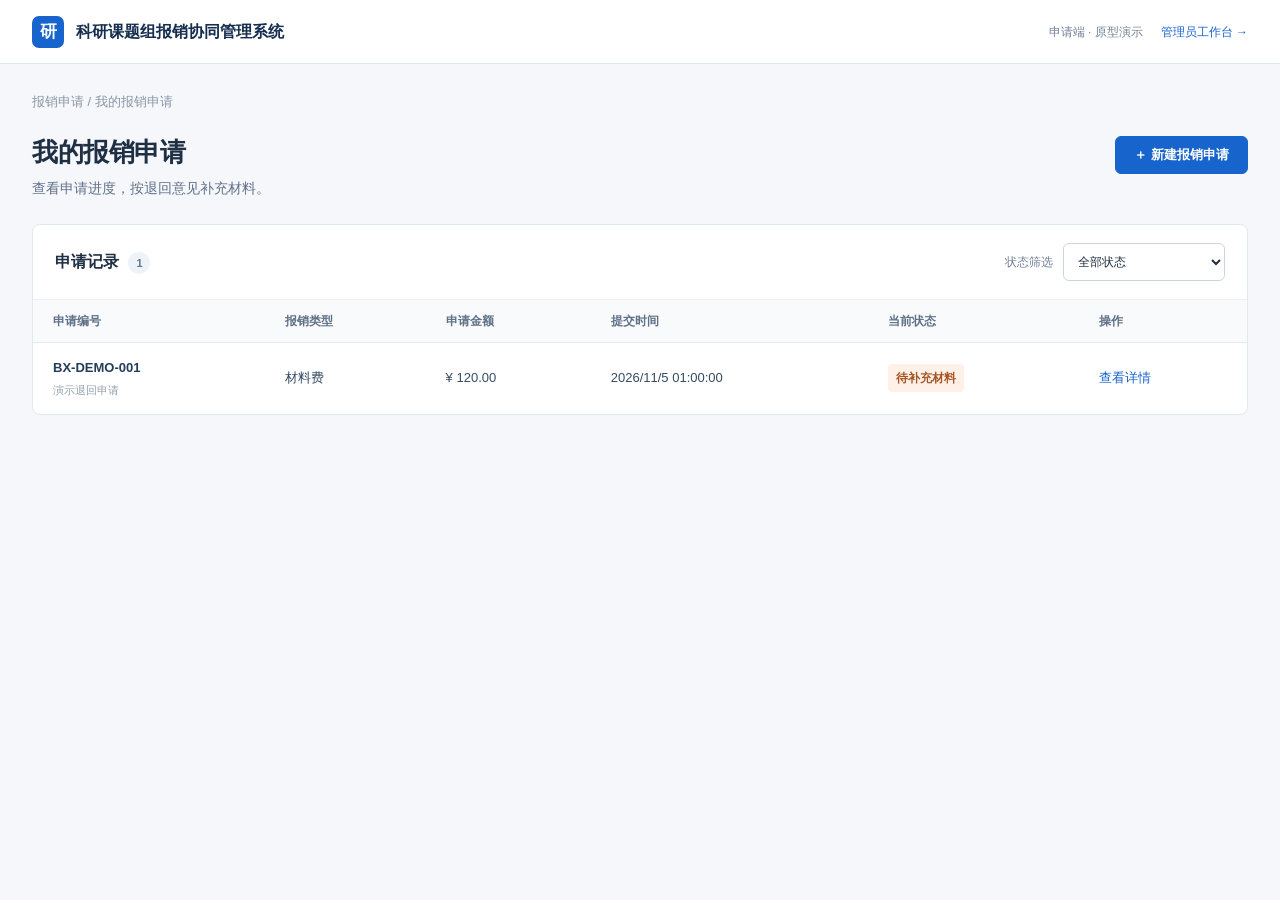
<file: index.html>
<!doctype html>
<html lang="zh-CN">
<head>
  <meta charset="UTF-8">
  <meta name="viewport" content="width=device-width, initial-scale=1">
  <title>新建报销申请 · 科研课题组报销协同管理系统</title>
  <link rel="stylesheet" href="style.css">
  <link rel="stylesheet" href="ui-polish.css">
</head>
<body>
  <div class="app-shell">
    <header class="topbar"><div class="brand"><span class="brand-mark">研</span><span>科研课题组报销协同管理系统</span></div><div class="topbar-links"><span class="topbar-tag">申请端 · 原型演示</span><a href="admin.html">管理员工作台 →</a></div></header>
    <main class="page hidden" id="formView">
      <nav class="breadcrumb" aria-label="当前位置"><button type="button" id="breadcrumbHome">报销申请</button><span>/</span><span>新建报销申请</span></nav>
      <div class="page-heading"><div><h1>新建报销申请</h1><p>填写报销信息并上传对应材料，提交后进入材料审核。</p></div><span class="demo-badge">演示页面</span></div>
      <div class="steps" aria-label="申请步骤"><div class="step done"><span class="step-no">✓</span><span>选择报销类型</span></div><span class="step-line"></span><div class="step active"><span class="step-no">2</span><span>填写信息及上传材料</span></div><span class="step-line"></span><div class="step"><span class="step-no">3</span><span>提交申请</span></div></div>
      <div class="content-grid">
        <div class="main-column">
          <section class="card type-card"><div class="section-heading"><div><span class="section-index">01</span><h2>报销类型</h2></div><button class="text-button" type="button" id="changeType">修改类型 <span aria-hidden="true">›</span></button></div><div class="selected-type"><span class="type-icon" aria-hidden="true">▦</span><div><strong id="typeName"></strong><p id="typeDescription"></p></div></div></section>
          <section class="card"><div class="section-heading"><div><span class="section-index">02</span><h2>申请人基本信息</h2></div></div><div class="form-grid"><label class="field"><span>申请人姓名 <b>*</b></span><input id="applicant" autocomplete="name" placeholder="请输入申请人姓名"><small class="error" id="error-applicant"></small></label><label class="field"><span>学号 / 工号 <b>*</b></span><input id="personId" placeholder="请输入学号或工号"><small class="error" id="error-personId"></small></label><label class="field"><span>联系电话 <b>*</b></span><input id="phone" inputmode="tel" autocomplete="tel" placeholder="请输入联系电话"><small class="error" id="error-phone"></small></label></div></section>
          <section class="card"><div class="section-heading"><div><span class="section-index">03</span><h2>报销信息</h2></div></div><div class="form-grid"><label class="field full"><span>报销摘要 <b>*</b></span><input id="summary" maxlength="100" placeholder="简要说明本次报销事项"><small class="error" id="error-summary"></small></label><label class="field"><span>报销金额 <b>*</b></span><div class="money-input"><span>¥</span><input id="amount" type="number" min="0.01" step="0.01" placeholder="0.00"></div><small class="error" id="error-amount"></small></label><label class="field"><span>所属科研项目 <b>*</b></span><select id="project"><option value="">请选择科研项目</option><option value="proj-01">智能感知与数据分析研究</option><option value="proj-02">先进材料实验研究</option><option value="proj-03">科研方法与应用探索</option></select><small class="error" id="error-project"></small></label></div></section>
          <section class="card materials-card"><div class="section-heading"><div><span class="section-index">04</span><h2>材料清单及附件上传</h2></div><span class="section-note">支持 PDF、JPG、PNG；单个文件不超过 20 MB</span></div><div class="material-legend"><span><i class="dot required-dot"></i>必需</span><span><i class="dot conditional-dot"></i>条件性</span><span><i class="dot optional-dot"></i>可选</span></div><div id="conditions" class="conditions"></div><div id="materialList" class="material-list"></div><div id="materialError" class="material-error" role="alert"></div></section>
          <div class="paper-note">纸质原件请按学校要求线下提交。电子材料上传不代表纸质件已交接；具体材料与交付要求以学校财务处最新规定为准。</div><div class="bottom-actions"><button type="button" class="button secondary" id="backButton">返回上一步</button><button type="button" class="button primary" id="submitButton">提交报销申请</button></div>
        </div>
        <aside class="side-column"><section class="card summary-card"><h2>申请摘要</h2><div class="summary-row"><span>报销类型</span><strong id="sideType">—</strong></div><div class="summary-row"><span>所属项目</span><strong id="sideProject">未选择</strong></div><div class="summary-divider"></div><span class="summary-label">申请金额</span><div class="summary-amount" id="sideAmount">¥ 0.00</div><div class="summary-divider"></div><div class="progress-heading"><span>材料上传进度</span><strong id="progressText">0 / 0</strong></div><div class="progress-track"><div id="progressBar"></div></div><p class="progress-note" id="progressNote">请上传必需材料</p></section><section class="card notice-card"><h2>上传须知</h2><ul><li>每类材料可上传多个文件。</li><li>支持 PDF、JPG、PNG 格式，单个文件不超过 20 MB。</li><li>选择适用的业务条件后，请上传对应材料。</li><li>本页材料配置仅用于原型演示，不代表学校正式财务规则。</li></ul></section></aside>
      </div>
    </main>
    <main class="page hidden" id="listView"></main>
    <main class="page hidden" id="selectView"></main>
    <main class="page hidden" id="detailView"></main>
  </div>
  <div class="modal-backdrop hidden" id="typeModal" role="dialog" aria-modal="true" aria-labelledby="typeModalTitle"><div class="modal type-modal"><div class="modal-header"><h2 id="typeModalTitle">选择报销类型</h2><button type="button" class="icon-button" id="closeType" aria-label="关闭">×</button></div><p class="modal-intro">切换类型后，已上传的材料将清空；已填写的申请信息会保留。“进口设备购置费”在小程序中暂无报销入口，暂不能提交。</p><div id="typeOptions" class="type-options"></div><div class="modal-actions"><button type="button" class="button secondary" id="cancelType">取消</button></div></div></div>
  <div class="modal-backdrop hidden" id="successModal" role="dialog" aria-modal="true" aria-labelledby="successTitle"><div class="modal success-modal"><div class="success-icon">✓</div><h2 id="successTitle">报销申请提交成功</h2><p>申请已进入材料审核，请记录申请编号。</p><div class="success-detail"><div><span>申请编号</span><strong id="applicationNo"></strong></div><div><span>当前状态</span><strong class="status-pill">待材料审核</strong></div></div><button type="button" class="button primary" id="doneButton">完成</button></div></div>
  <div id="toast" class="toast hidden" role="status"></div>
  <script src="official-rules.js"></script>
  <script src="script.js"></script>
  <script src="student.js"></script>
</body>
</html>
</file>
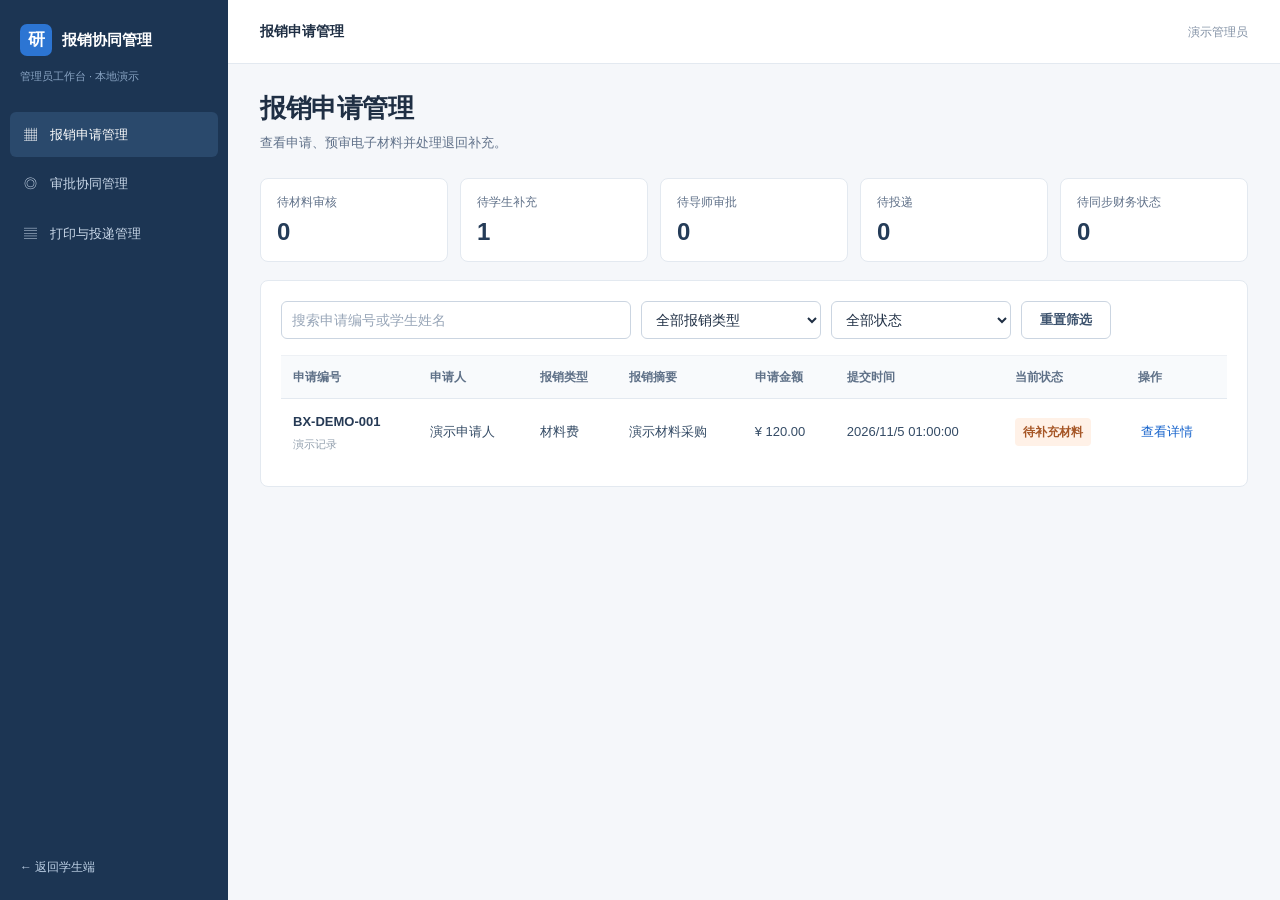
<file: admin.html>
<!doctype html><html lang="zh-CN"><head><meta charset="UTF-8"><meta name="viewport" content="width=device-width,initial-scale=1"><title>管理员工作台 · 科研课题组报销协同管理系统</title><link rel="stylesheet" href="style.css"><link rel="stylesheet" href="admin.css"><link rel="stylesheet" href="ui-polish.css"></head><body><div class="admin-shell"><aside class="admin-sidebar"><div class="admin-brand"><span class="brand-mark">研</span><span>报销协同管理</span></div><div class="sidebar-caption">管理员工作台 · 本地演示</div><nav class="admin-nav"><button type="button" data-page="applications" class="active">▦　报销申请管理</button><button type="button" data-page="coordination">◎　审批协同管理</button><button type="button" data-page="batches">▤　打印与投递管理</button></nav><a class="sidebar-student" href="index.html">← 返回学生端</a></aside><div class="admin-main"><header class="admin-topbar"><span id="adminTopTitle">报销申请管理</span><span>演示管理员</span></header><main class="admin-content" id="adminContent"></main></div></div><div class="admin-modal-backdrop hidden" id="adminModal"><div class="admin-modal" role="dialog" aria-modal="true"><div class="admin-modal-head"><h2 id="modalTitle"></h2><button type="button" id="modalClose" aria-label="关闭">×</button></div><div id="modalBody"></div><div class="admin-modal-actions"><button type="button" class="button secondary" id="modalCancel">取消</button><button type="button" class="button primary" id="modalConfirm">确认</button></div></div></div><div id="adminToast" class="toast hidden" role="status"></div><script src="official-rules.js"></script><script src="admin.js"></script></body></html>
</file>
<file: style.css>
:root{font-family:Inter,"Microsoft YaHei","PingFang SC",sans-serif;color:#203047;background:#f4f6fa;font-size:14px}*{box-sizing:border-box}body{margin:0}button,input,select{font:inherit}button{cursor:pointer}.app-shell{min-height:100vh}.topbar{height:64px;background:#fff;border-bottom:1px solid #e7ebf1;display:flex;align-items:center;justify-content:space-between;padding:0 max(32px,calc((100vw - 1344px)/2))}.brand{display:flex;align-items:center;gap:12px;font-size:16px;font-weight:650;color:#152d4e}.brand-mark{display:grid;place-items:center;width:32px;height:32px;border-radius:7px;background:#1764cc;color:white;font-size:17px}.topbar-tag,.demo-badge{color:#728096;font-size:12px}.page{max-width:1344px;margin:0 auto;padding:27px 32px 64px}.breadcrumb{display:flex;gap:10px;align-items:center;color:#8a96a7;font-size:13px}.breadcrumb button{border:0;background:none;color:#66758a;padding:0}.breadcrumb button:hover,.text-button:hover{color:#1255b1}.page-heading{display:flex;justify-content:space-between;align-items:start;margin:24px 0 28px}.page-heading h1{font-size:27px;letter-spacing:-.02em;margin:0 0 8px;font-weight:650;color:#18283f}.page-heading p{margin:0;color:#7b8798}.demo-badge{background:#eaf1fa;color:#557399;padding:7px 10px;border-radius:4px}.steps{display:flex;align-items:center;padding:0 30px 28px;max-width:860px}.step{display:flex;align-items:center;gap:10px;white-space:nowrap;color:#9aa6b5}.step-no{width:26px;height:26px;border-radius:50%;border:1px solid #cbd4df;display:grid;place-items:center;font-size:12px}.step.done{color:#1764cc}.step.done .step-no{background:#e8f1ff;border-color:#e8f1ff}.step.active{font-weight:600;color:#1c5eba}.step.active .step-no{background:#1764cc;color:#fff;border-color:#1764cc}.step-line{height:1px;background:#d8e0e9;flex:1;margin:0 20px;min-width:35px}.content-grid{display:grid;grid-template-columns:minmax(0,1fr) 300px;gap:24px;align-items:start}.main-column,.side-column{display:flex;flex-direction:column;gap:20px}.card{background:#fff;border:1px solid #e7ebf1;border-radius:8px;padding:24px}.section-heading{display:flex;justify-content:space-between;align-items:center;margin-bottom:23px}.section-heading>div{display:flex;align-items:center;gap:10px}.section-index{font-size:12px;color:#1764cc;font-weight:700}.card h2{font-size:16px;font-weight:650;margin:0;color:#1e2f46}.text-button{border:0;background:none;color:#1764cc;padding:4px 0;font-weight:550}.text-button span{font-size:19px;vertical-align:-1px}.selected-type{display:flex;align-items:center;gap:14px;background:#f6f9fd;border:1px solid #e5edf8;border-radius:6px;padding:16px}.type-icon{width:38px;height:38px;border-radius:7px;display:grid;place-items:center;background:#e8f1ff;color:#1764cc;font-size:21px}.selected-type strong{font-size:14px}.selected-type p{margin:5px 0 0;color:#8592a3;font-size:12px}.form-grid{display:grid;grid-template-columns:1fr 1fr;gap:20px 22px}.field{display:flex;flex-direction:column;gap:8px;min-width:0}.field.full{grid-column:1/-1}.field>span{font-size:13px;color:#47566a;font-weight:550}.field b{color:#d74747;font-weight:500}.field input,.field select,.money-input{height:38px;width:100%;border:1px solid #d9e0e9;border-radius:5px;background:#fff;color:#21334b;outline:none}.field input,.field select{padding:0 11px}.field input:focus,.field select:focus,.money-input:focus-within{border-color:#397bd4;box-shadow:0 0 0 3px #eaf2ff}.field input::placeholder{color:#a8b2bf}.money-input{display:flex;align-items:center;padding-left:12px;color:#64768c}.money-input input{border:0;height:34px;box-shadow:none!important}.error{color:#d44747;font-size:12px;min-height:0}.error:empty{display:none}.section-note{color:#8a96a6;font-size:12px}.material-legend{display:flex;gap:18px;color:#718096;font-size:12px;margin:-8px 0 18px}.material-legend span{display:flex;align-items:center;gap:6px}.dot{width:7px;height:7px;border-radius:50%;display:inline-block}.required-dot{background:#ec6b66}.conditional-dot{background:#e6a942}.optional-dot{background:#a8b8c9}.conditions{background:#f8fafc;border:1px solid #e8edf3;border-radius:6px;padding:14px 16px;margin-bottom:16px}.conditions-title{font-size:13px;font-weight:600;color:#42546b;margin-bottom:10px}.condition-list{display:flex;flex-wrap:wrap;gap:10px 22px}.condition{display:flex;align-items:center;gap:7px;color:#56657a;font-size:13px;cursor:pointer}.condition input{accent-color:#1764cc;width:15px;height:15px}.material-list{display:flex;flex-direction:column;gap:12px}.material-item{border:1px solid #e5eaf0;border-radius:6px;padding:16px}.material-top{display:flex;align-items:flex-start;justify-content:space-between;gap:12px;margin-bottom:12px}.material-title{display:flex;align-items:center;gap:8px;font-weight:600}.tag{font-size:11px;padding:2px 6px;border-radius:3px;font-weight:500}.tag.required{color:#c7514c;background:#fff0ef}.tag.conditional{color:#a87120;background:#fff6e7}.tag.optional{color:#647e98;background:#f0f4f8}.material-count{font-size:12px;color:#7c8b9e}.upload-area{border:1px dashed #bfcee0;background:#fafcff;border-radius:5px;text-align:center;padding:17px 12px;color:#75869c}.upload-area.dragging{background:#eaf3ff;border-color:#1764cc}.upload-button{border:0;background:none;color:#1764cc;font-weight:600;padding:0}.upload-area small{display:block;margin-top:5px;color:#9aa6b5}.file-input{display:none}.file-list{display:flex;flex-direction:column;gap:8px;margin-top:12px}.file-row{display:flex;align-items:center;gap:10px;background:#f8fafc;border:1px solid #edf0f4;border-radius:5px;padding:9px 10px}.file-symbol{color:#1764cc;background:#e9f2ff;border-radius:4px;padding:5px 6px;font-size:11px}.file-info{min-width:0;flex:1}.file-info strong{display:block;overflow:hidden;text-overflow:ellipsis;white-space:nowrap;font-size:12px;font-weight:550}.file-info small{color:#8090a2;font-size:11px}.file-actions{display:flex;gap:10px}.file-actions button{border:0;background:none;color:#1764cc;font-size:12px;padding:3px}.file-actions button.delete{color:#8493a5}.file-actions button:hover{text-decoration:underline}.material-error{color:#cf4646;font-size:12px;margin-top:12px}.material-error:empty{display:none}.bottom-actions{display:flex;justify-content:space-between;padding:4px 0}.button{height:38px;border-radius:5px;padding:0 18px;font-weight:550}.button.secondary{border:1px solid #cbd5e2;background:#fff;color:#4e6178}.button.secondary:hover{border-color:#1764cc;color:#1764cc}.button.primary{border:1px solid #1764cc;background:#1764cc;color:#fff}.button.primary:hover{background:#0f54b5}.side-column{position:sticky;top:20px}.summary-card h2,.notice-card h2{margin-bottom:24px}.summary-row{display:flex;justify-content:space-between;gap:12px;margin:0 0 16px;font-size:12px}.summary-row span,.summary-label{color:#8190a2}.summary-row strong{font-size:12px;font-weight:550;text-align:right;max-width:155px}.summary-divider{height:1px;background:#edf0f4;margin:20px 0}.summary-label{font-size:12px}.summary-amount{font-size:26px;color:#1764cc;font-weight:700;margin-top:8px;letter-spacing:-.03em}.progress-heading{display:flex;justify-content:space-between;font-size:12px;color:#66778c}.progress-heading strong{color:#1764cc}.progress-track{height:6px;background:#eaf0f6;border-radius:5px;margin-top:12px;overflow:hidden}.progress-track div{height:100%;width:0;background:#1764cc;transition:width .2s}.progress-note{color:#8a98a9;font-size:12px;margin:10px 0 0}.notice-card ul{padding-left:17px;margin:0;color:#718095;font-size:12px;line-height:1.9}.notice-card li+li{margin-top:7px}.modal-backdrop{position:fixed;inset:0;background:#12233d80;display:grid;place-items:center;padding:20px;z-index:10}.hidden{display:none!important}.modal{background:white;border-radius:10px;width:min(100%,480px);padding:24px;box-shadow:0 18px 55px #0c1b3240}.modal-header{display:flex;justify-content:space-between;align-items:center}.modal-header h2,.success-modal h2{font-size:19px;margin:0}.icon-button{border:0;background:none;font-size:25px;color:#718095}.modal-intro{font-size:12px;color:#8190a2;line-height:1.6;margin:12px 0 20px}.type-options{display:flex;flex-direction:column;gap:10px}.type-option{width:100%;text-align:left;border:1px solid #e0e7ef;border-radius:6px;background:white;padding:14px;display:flex;justify-content:space-between;align-items:center}.type-option:hover,.type-option.selected{border-color:#1764cc;background:#f6faff}.type-option strong{font-size:14px}.type-option small{display:block;color:#8b98a8;margin-top:5px}.type-option .check{color:#1764cc}.modal-actions{display:flex;justify-content:flex-end;margin-top:20px}.success-modal{text-align:center}.success-icon{width:52px;height:52px;border-radius:50%;margin:2px auto 18px;background:#e8f6ed;color:#2d9b5a;display:grid;place-items:center;font-size:28px}.success-modal p{color:#718095;font-size:13px;margin:10px 0 22px}.success-detail{background:#f7f9fc;border-radius:6px;padding:18px;text-align:left;margin-bottom:22px}.success-detail>div{display:flex;justify-content:space-between;align-items:center;font-size:13px}.success-detail>div+div{margin-top:15px}.success-detail span{color:#8190a2}.status-pill{color:#b47a22;background:#fff5e3;border-radius:3px;padding:4px 7px;font-size:12px}.success-modal>.button{min-width:120px}.toast{position:fixed;bottom:28px;left:50%;transform:translateX(-50%);background:#263b58;color:white;padding:10px 16px;border-radius:5px;z-index:20;font-size:13px;box-shadow:0 5px 20px #12233d30}@media(max-width:1000px){.content-grid{grid-template-columns:1fr}.side-column{position:static;display:grid;grid-template-columns:1fr 1fr}}@media(max-width:650px){.topbar{padding:0 16px}.topbar-tag{display:none}.page{padding:20px 16px 40px}.page-heading{margin:20px 0}.page-heading h1{font-size:23px}.steps{padding:0 0 22px}.step{font-size:11px}.step-line{margin:0 7px;min-width:10px}.card{padding:18px}.form-grid,.side-column{grid-template-columns:1fr}.field.full{grid-column:auto}.section-heading{align-items:flex-start}.section-note{max-width:145px;text-align:right;line-height:1.5}.bottom-actions{gap:12px}.bottom-actions .button{flex:1;padding:0 8px}}
:root{--paper-note:#f4f8fd}.paper-note{background:var(--paper-note);border:1px solid #dce8f5;border-radius:6px;padding:13px 16px;color:#60738b;font-size:12px;line-height:1.7}
.type-modal{width:min(100%,850px);max-height:calc(100vh - 40px);overflow:auto}.type-group h3{font-size:14px;margin:18px 0 10px;color:#263a55}.type-grid{display:grid;grid-template-columns:1fr 1fr;gap:10px}.type-options{display:block}.type-option{min-height:61px}.rule-warning{font-size:12px;line-height:1.7;color:#8b5c18}.type-option:disabled,.button:disabled{opacity:.6;cursor:not-allowed}@media(max-width:650px){.type-grid{grid-template-columns:1fr}}
.rule-warning+.condition-list{margin-top:12px}.material-note{margin:-4px 0 12px;color:#78899b;font-size:12px;line-height:1.5}
.topbar-links{display:flex;align-items:center;gap:18px}.topbar-links a{color:#1764cc;text-decoration:none;font-size:12px}.topbar-links a:hover{text-decoration:underline}
.list-card{padding:0}.list-toolbar{display:flex;justify-content:space-between;align-items:center;padding:22px 24px;border-bottom:1px solid #edf0f4}.list-toolbar h2{margin:0}.record-count{display:inline-grid;place-items:center;min-width:22px;height:22px;padding:0 5px;background:#eef3f9;color:#5e7592;border-radius:11px;font-size:11px;margin-left:5px}.list-toolbar label{display:flex;align-items:center;gap:10px;color:#728096;font-size:12px}.list-toolbar select{height:34px;border:1px solid #d9e0e9;border-radius:5px;background:#fff;padding:0 10px;color:#354b66}.table-scroll{overflow-x:auto}.records-table{width:100%;border-collapse:collapse;min-width:780px;text-align:left}.records-table th{background:#f8fafc;color:#718095;font-weight:550;font-size:12px;padding:14px 24px}.records-table td{padding:18px 24px;border-top:1px solid #edf0f4;color:#44556b;font-size:13px}.records-table td strong{color:#253d5a}.records-table tbody tr:hover{background:#fafcff}.records-table .empty-row{text-align:center;color:#9aa6b5;padding:55px}.demo-line{display:block;font-size:11px;color:#94a1af;margin-top:5px}.status-badge{display:inline-block;border-radius:4px;padding:5px 8px;font-size:12px;font-weight:550;white-space:nowrap}.status-returned{color:#bd6a24;background:#fff3e6}.status-review{color:#2365b3;background:#eaf3ff}.status-neutral{color:#60748c;background:#eff3f8}.select-card{padding:26px 30px}.select-group+.select-group{margin-top:26px}.select-group h2{margin-bottom:14px}.select-card .type-option{padding:15px 16px}.type-arrow{font-size:22px;color:#9caabb}.select-card .type-option:hover .type-arrow{color:#1764cc}.detail-card h2{margin-bottom:22px}.detail-grid{display:grid;grid-template-columns:repeat(2,minmax(0,1fr));gap:24px 18px}.detail-grid>div{display:flex;flex-direction:column;gap:8px;min-width:0}.detail-grid .full{grid-column:1/-1}.detail-grid span{font-size:12px;color:#8694a6}.detail-grid strong{font-size:13px;font-weight:550;overflow-wrap:anywhere}.detail-files{display:flex;flex-direction:column;gap:8px}.muted{font-size:13px;color:#8c9aaa}.review-card{border-color:#f1d8bc;background:#fffdfa}.review-card p{color:#664b34;line-height:1.7;margin:0 0 12px}.review-card small{color:#a58972}.review-actions{margin-top:20px}.timeline{padding:0 0 0 16px;margin:0;list-style:none;border-left:1px solid #dce5ef}.timeline li{position:relative;padding:0 0 25px 13px}.timeline li:last-child{padding-bottom:0}.timeline-dot{position:absolute;left:-21px;top:2px;width:9px;height:9px;border-radius:50%;background:#1764cc;border:2px solid white;box-shadow:0 0 0 1px #1764cc}.timeline strong{font-size:13px}.timeline p{font-size:12px;color:#73849a;margin:5px 0}.timeline small{font-size:11px;color:#a0adbc}.timeline-note{font-size:11px;color:#93a1b0;line-height:1.6;margin:22px 0 0}.supplement-banner{background:#fff7ec;border:1px solid #f1d8bc;border-radius:7px;padding:15px 18px;margin-bottom:20px;color:#785937}.supplement-banner strong{font-size:13px}.supplement-banner p{margin:7px 0;line-height:1.6}.supplement-banner small{color:#a17c53}.locked-material{opacity:.65}.locked-material .upload-area{background:#f4f5f7}.locked-material button:disabled{cursor:not-allowed}@media(max-width:650px){.list-toolbar{align-items:flex-start;gap:14px;flex-direction:column}.select-card{padding:18px}.detail-grid{grid-template-columns:1fr}.detail-grid .full{grid-column:auto}}
</file>
<file: ui-polish.css>
/* Shared visual layer. Business state and data remain in the existing scripts. */
:root {
  --ui-bg: #f5f7fa;
  --ui-surface: #fff;
  --ui-border: #e3e9f0;
  --ui-border-strong: #cbd5e1;
  --ui-text: #1f2f44;
  --ui-muted: #607189;
  --ui-primary: #1764cc;
  background: var(--ui-bg);
  color: var(--ui-text);
  font-family: Inter, -apple-system, BlinkMacSystemFont, "Segoe UI", "Microsoft YaHei", "PingFang SC", sans-serif;
  font-size: 14px;
  line-height: 1.5;
}
body { background: var(--ui-bg); }
button, input, select, textarea { font: inherit; }
button:focus-visible, a:focus-visible, input:focus-visible, select:focus-visible, textarea:focus-visible { outline: 2px solid #6a9de5; outline-offset: 2px; }
button:disabled { cursor: not-allowed; opacity: .55; }
.topbar, .admin-topbar { border-color: var(--ui-border); }
.page, .admin-content { max-width: 1360px; padding-top: 28px; }
.page-heading, .admin-heading { margin-bottom: 24px; }
.page-heading h1, .admin-heading h1 { color: var(--ui-text); font-size: 26px; font-weight: 650; letter-spacing: -.015em; line-height: 1.3; }
.page-heading p, .admin-heading p { color: var(--ui-muted); line-height: 1.6; }
.card, .admin-card, .stat-card { background: var(--ui-surface); border: 1px solid var(--ui-border); border-radius: 8px; box-shadow: none; }
.card h2, .admin-card h2 { color: var(--ui-text); font-size: 16px; font-weight: 650; }
.main-column, .side-column { gap: 18px; }
.section-heading { margin-bottom: 20px; }
.section-note, .material-note, .muted, .muted-text { color: var(--ui-muted); }
.button { min-height: 38px; border-radius: 6px; font-size: 13px; font-weight: 600; transition: background-color .15s, border-color .15s; }
.button.primary { background: var(--ui-primary); border-color: var(--ui-primary); }
.button.primary:hover { background: #1055b3; border-color: #1055b3; }
.button.secondary { color: #3d536e; border-color: var(--ui-border-strong); }
.button.secondary:hover { background: #f5f9ff; }
.text-button, .link-button, .admin-actions button { font-size: 13px; font-weight: 550; }
.field input, .field select, .money-input, .list-toolbar select, .admin-input, .admin-select, .admin-textarea { min-height: 38px; border: 1px solid var(--ui-border-strong); border-radius: 6px; color: var(--ui-text); }
.field input:focus, .field select:focus, .money-input:focus-within, .list-toolbar select:focus, .admin-input:focus, .admin-select:focus, .admin-textarea:focus { border-color: #397bd4; box-shadow: 0 0 0 3px #eaf2ff; }
.field > span, .admin-field { color: #42566f; font-weight: 550; }
.field input::placeholder, .admin-input::placeholder, .admin-textarea::placeholder { color: #98a6b8; }
.records-table th, .admin-table th { color: #5f7188; background: #f8fafc; font-size: 12px; font-weight: 600; border-bottom: 1px solid var(--ui-border); }
.records-table td, .admin-table td { color: #344b65; line-height: 1.5; }
.records-table tbody tr:hover, .admin-table tbody tr:hover { background: #f8fbff; }
.records-table .empty-row, .admin-table .empty { color: var(--ui-muted); font-size: 13px; padding: 48px 20px; }
.records-table td strong, .admin-table td strong { font-weight: 600; }
.status-badge, .status-pill { border-radius: 4px; font-weight: 600; }
.status-review { color: #205da6; background: #eaf3ff; }
.status-returned { color: #a65626; background: #fff1e7; }
.status-wait { color: #825d15; background: #fff5db; }
.status-progress { color: #246482; background: #e8f5fb; }
.status-success { color: #277248; background: #e8f6ed; }
.status-muted, .status-neutral { color: #5f7187; background: #eef2f6; }
.modal, .admin-modal { border: 1px solid var(--ui-border); border-radius: 10px; box-shadow: 0 20px 50px #15273b24; }
.modal-header h2, .admin-modal-head h2 { color: var(--ui-text); font-weight: 650; }
.modal-intro, .admin-note { color: var(--ui-muted); }
.toast { max-width: min(620px, calc(100vw - 32px)); line-height: 1.5; text-align: center; }

/* Student pages */
.list-toolbar { padding: 18px 22px; }
.records-table th { padding: 12px 20px; }
.records-table td { padding: 15px 20px; }
.select-card { padding: 24px; }
.select-group + .select-group { margin-top: 28px; padding-top: 24px; border-top: 1px solid #eef1f5; }
.select-group h2 { margin-bottom: 12px; }
.select-card .type-option { min-height: 64px; }
.type-option { border-color: var(--ui-border); border-radius: 7px; }
.type-option:hover, .type-option:focus-visible { border-color: #7aa7e2; background: #f7faff; }
.type-option small { color: var(--ui-muted); }
.material-legend { color: var(--ui-muted); }
.material-item { border-color: var(--ui-border); border-radius: 7px; padding: 17px 18px; }
.material-item:has(.file-row) { border-color: #cbddec; }
.material-title { color: var(--ui-text); }
.material-count { white-space: nowrap; }
.tag { padding: 3px 7px; font-weight: 600; }
.upload-area { background: #f9fbfe; border-color: #b9cbe0; }
.upload-area:hover { border-color: #7aa7e2; background: #f5f9ff; }
.file-row, .admin-file-row, .file-info { min-width: 0; }
.file-info strong { font-size: 12px; color: #2d425b; }
.file-info small { color: var(--ui-muted); }
.file-actions { flex-shrink: 0; }
.material-error { background: #fff2f0; border: 1px solid #f2d3cf; border-radius: 6px; padding: 10px 12px; line-height: 1.5; }
.review-card, .supplement-banner { background: #fffaf4; border-color: #e9caa7; }
.review-card p, .supplement-banner p { color: #6b492c; font-weight: 550; }
.timeline p, .admin-timeline p { color: var(--ui-muted); line-height: 1.55; }
.timeline li, .admin-timeline li, .summary-row strong { overflow-wrap: anywhere; }

/* Administrator pages */
.admin-sidebar { background: #1c3553; }
.admin-nav button { min-height: 42px; }
.stat-grid { gap: 12px; margin-bottom: 18px; }
.stat-card { padding: 14px 16px; }
.stat-card span { min-height: 0; color: var(--ui-muted); }
.stat-card strong { font-size: 24px; line-height: 1.25; margin-top: 6px; }
.admin-card { padding: 20px; }
.filter-row { padding-bottom: 16px; border-bottom: 1px solid #eef1f5; margin-bottom: 0; }
.filter-row .admin-input { flex: 1 1 230px; max-width: 350px; }
.filter-row .admin-select { flex: 0 1 180px; }
.admin-table th { padding: 12px; }
.admin-table td { padding: 13px 12px; font-size: 13px; }
.admin-table td .summary-cell { max-width: 230px; }
.coord-status { margin-top: 6px; }
.admin-file-row { border-radius: 6px; background: #f9fbfd; }
.admin-material-list { display: grid; gap: 12px; }
.admin-material-group { border: 1px solid var(--ui-border); border-radius: 7px; padding: 13px 14px; }
.admin-material-head { display: flex; justify-content: space-between; align-items: center; gap: 12px; }
.admin-material-head > div { display: flex; align-items: center; flex-wrap: wrap; gap: 8px; min-width: 0; }
.admin-material-head strong { color: var(--ui-text); font-size: 13px; font-weight: 600; }
.admin-material-head > span { white-space: nowrap; font-size: 12px; }
.admin-material-group .admin-file-row { margin-top: 10px; }
.material-status { color: #277248; font-weight: 600; }
.material-missing { color: #a65626; }
.batch-item { border-color: var(--ui-border); border-radius: 7px; }
.batch-meta { line-height: 1.5; }
.batch-actions { flex-wrap: wrap; }
.batch-apps span { overflow-wrap: anywhere; }
@media (max-width: 1100px) {
  .stat-grid { grid-template-columns: repeat(3, minmax(0, 1fr)); }
  .admin-detail-grid { grid-template-columns: minmax(0, 1fr); }
}
@media (max-width: 760px) {
  .page, .admin-content { padding: 20px 16px 48px; }
  .page-heading h1, .admin-heading h1 { font-size: 22px; }
  .stat-grid { grid-template-columns: repeat(2, minmax(0, 1fr)); }
  .admin-card, .card { padding: 18px; }
  .list-card { padding: 0; }
  .filter-row .admin-input, .filter-row .admin-select { max-width: none; width: 100%; }
  .material-top { flex-wrap: wrap; }
  .material-count { white-space: normal; }
}
</file>
<file: admin.css>
.admin-shell{min-height:100vh;display:grid;grid-template-columns:228px minmax(0,1fr)}.admin-sidebar{background:#18304e;color:#d5e3f3;display:flex;flex-direction:column;min-height:100vh}.admin-brand{display:flex;align-items:center;gap:10px;padding:24px 20px 12px;font-weight:650;color:#fff;font-size:15px}.admin-brand .brand-mark{background:#2c75d3}.sidebar-caption{font-size:11px;color:#89a4c3;padding:0 20px 27px}.admin-nav{display:flex;flex-direction:column;gap:4px;padding:0 10px}.admin-nav button{width:100%;border:0;background:transparent;color:#c9d8e9;text-align:left;padding:13px 14px;border-radius:6px;font-size:13px}.admin-nav button:hover,.admin-nav button.active{background:#2a496c;color:#fff}.sidebar-student{color:#bdd0e5;text-decoration:none;margin:auto 20px 24px;font-size:12px}.sidebar-student:hover{color:#fff}.admin-main{min-width:0}.admin-topbar{height:64px;background:#fff;border-bottom:1px solid #e7ebf1;display:flex;align-items:center;justify-content:space-between;padding:0 32px;font-weight:600}.admin-topbar span:last-child{font-size:12px;color:#8190a4;font-weight:400}.admin-content{max-width:1440px;margin:0 auto;padding:30px 32px 70px}.admin-heading{display:flex;justify-content:space-between;align-items:flex-start;margin-bottom:24px}.admin-heading h1{font-size:25px;margin:0 0 7px;color:#1b2d46}.admin-heading p{margin:0;color:#8694a6;font-size:13px}.stat-grid{display:grid;grid-template-columns:repeat(5,1fr);gap:14px;margin-bottom:22px}.stat-card{background:#fff;border:1px solid #e7ebf1;border-radius:8px;padding:18px}.stat-card span{display:block;color:#7a899c;font-size:12px;min-height:32px}.stat-card strong{display:block;font-size:27px;color:#253c58;margin-top:5px}.admin-card{background:#fff;border:1px solid #e7ebf1;border-radius:8px;padding:22px;margin-bottom:20px}.admin-card h2{font-size:16px;margin:0 0 18px}.filter-row{display:flex;flex-wrap:wrap;gap:10px;align-items:center;margin-bottom:20px}.admin-input,.admin-select,.admin-textarea{height:38px;border:1px solid #d7e0ea;border-radius:5px;padding:0 10px;background:#fff;color:#273b54;outline:none}.admin-input:focus,.admin-select:focus,.admin-textarea:focus{border-color:#397bd4}.admin-textarea{height:96px;padding:10px;resize:vertical}.filter-row .admin-input{width:230px}.filter-row .admin-select{min-width:160px}.admin-table-wrap{overflow-x:auto}.admin-table{width:100%;border-collapse:collapse;min-width:850px;text-align:left}.admin-table th{font-size:12px;font-weight:550;color:#7c8b9e;background:#f8fafc;padding:13px 12px}.admin-table td{border-top:1px solid #edf0f4;padding:14px 12px;font-size:12px;color:#40536d;vertical-align:middle}.admin-table td strong{color:#263a55}.admin-table td .summary-cell{max-width:150px;white-space:nowrap;overflow:hidden;text-overflow:ellipsis}.admin-table .empty{text-align:center;padding:45px;color:#9aa7b6}.admin-actions{display:flex;flex-wrap:wrap;gap:8px}.admin-actions button,.link-button{border:0;background:none;color:#1764cc;cursor:pointer;padding:3px;font-size:12px}.admin-actions button:hover,.link-button:hover{text-decoration:underline}.admin-detail-grid{display:grid;grid-template-columns:minmax(0,1fr) 300px;gap:20px}.info-grid{display:grid;grid-template-columns:repeat(2,1fr);gap:18px}.info-grid div{display:flex;flex-direction:column;gap:6px}.info-grid span{font-size:12px;color:#8594a6}.info-grid strong{font-size:13px;font-weight:550;overflow-wrap:anywhere}.info-grid .wide{grid-column:1/-1}.admin-files{display:flex;flex-direction:column;gap:9px}.admin-file-row{display:flex;align-items:center;gap:12px;border:1px solid #e8edf3;background:#fafcff;border-radius:5px;padding:11px}.admin-file-row .file-info{flex:1;min-width:0}.material-status{color:#348354;font-size:11px}.admin-timeline{border-left:1px solid #d9e3ee;list-style:none;margin:0 0 0 7px;padding:0 0 0 18px}.admin-timeline li{position:relative;padding:0 0 22px;font-size:12px}.admin-timeline li:before{content:'';position:absolute;left:-23px;top:3px;width:8px;height:8px;border-radius:50%;background:#1764cc;border:2px solid white;box-shadow:0 0 0 1px #1764cc}.admin-timeline li:last-child{padding-bottom:0}.admin-timeline strong{font-size:13px}.admin-timeline p{color:#71839a;line-height:1.5;margin:5px 0}.admin-timeline small{color:#9cabbc}.detail-toolbar{display:flex;justify-content:space-between;align-items:center;margin-bottom:20px}.detail-toolbar .link-button{font-size:13px}.detail-toolbar .admin-actions .button{font-size:13px;padding:0 16px}.admin-form{display:grid;grid-template-columns:repeat(2,1fr);gap:16px}.admin-field{display:flex;flex-direction:column;gap:7px;color:#576980;font-size:12px}.admin-field.full{grid-column:1/-1}.admin-field input,.admin-field select,.admin-field textarea{width:100%}.admin-field small{color:#96a3b2}.admin-note{font-size:12px;line-height:1.7;color:#7d8da0;background:#f6f9fd;border-radius:5px;padding:11px 13px;margin:0 0 16px}.admin-modal-backdrop{position:fixed;inset:0;background:#12233d80;display:grid;place-items:center;z-index:30;padding:20px}.admin-modal{background:#fff;border-radius:9px;width:min(100%,500px);padding:23px;max-height:90vh;overflow:auto}.admin-modal-head{display:flex;align-items:center;justify-content:space-between;margin-bottom:18px}.admin-modal-head h2{font-size:18px;margin:0}.admin-modal-head button{border:0;background:none;font-size:24px;color:#8090a3}.admin-modal-actions{display:flex;justify-content:flex-end;gap:10px;margin-top:23px}.check-list{display:grid;grid-template-columns:repeat(2,1fr);gap:9px}.check-list label{display:flex;align-items:center;gap:6px;background:#f8fafc;border:1px solid #e5ebf2;border-radius:5px;padding:9px;font-size:12px}.check-list input{accent-color:#1764cc}.batch-list{display:grid;gap:12px}.batch-item{border:1px solid #e4eaf1;border-radius:6px;padding:16px}.batch-head{display:flex;justify-content:space-between;align-items:center;gap:8px}.batch-head strong{font-size:14px}.batch-meta{font-size:12px;color:#7e8da0;margin:10px 0}.batch-apps{display:flex;flex-wrap:wrap;gap:7px}.batch-apps span{background:#f0f5fb;color:#506d8e;padding:5px 8px;border-radius:4px;font-size:11px}.batch-actions{display:flex;gap:8px;margin-top:15px}.muted-text{color:#8694a7;font-size:12px}.admin-print{max-width:900px;margin:20px auto;font-family:Arial,'Microsoft YaHei',sans-serif;color:#24364b}.admin-print h1{font-size:23px}.admin-print table{border-collapse:collapse;width:100%;margin:20px 0}.admin-print th,.admin-print td{border:1px solid #ccd7e2;padding:8px;text-align:left;font-size:12px}.admin-print .button{margin:16px 0}@media(max-width:1100px){.stat-grid{grid-template-columns:repeat(3,1fr)}.admin-detail-grid{grid-template-columns:1fr}}@media(max-width:700px){.admin-shell{grid-template-columns:1fr}.admin-sidebar{min-height:auto}.admin-brand{padding:14px 16px 5px}.sidebar-caption{padding:0 16px 10px}.admin-nav{flex-direction:row;overflow-x:auto;padding:0 8px 10px}.admin-nav button{white-space:nowrap}.sidebar-student{margin:0 16px 13px}.admin-topbar{padding:0 16px}.admin-content{padding:20px 16px 50px}.stat-grid{grid-template-columns:repeat(2,1fr)}.admin-heading h1{font-size:22px}.admin-form,.info-grid{grid-template-columns:1fr}.admin-field.full,.info-grid .wide{grid-column:auto}}
</file>
